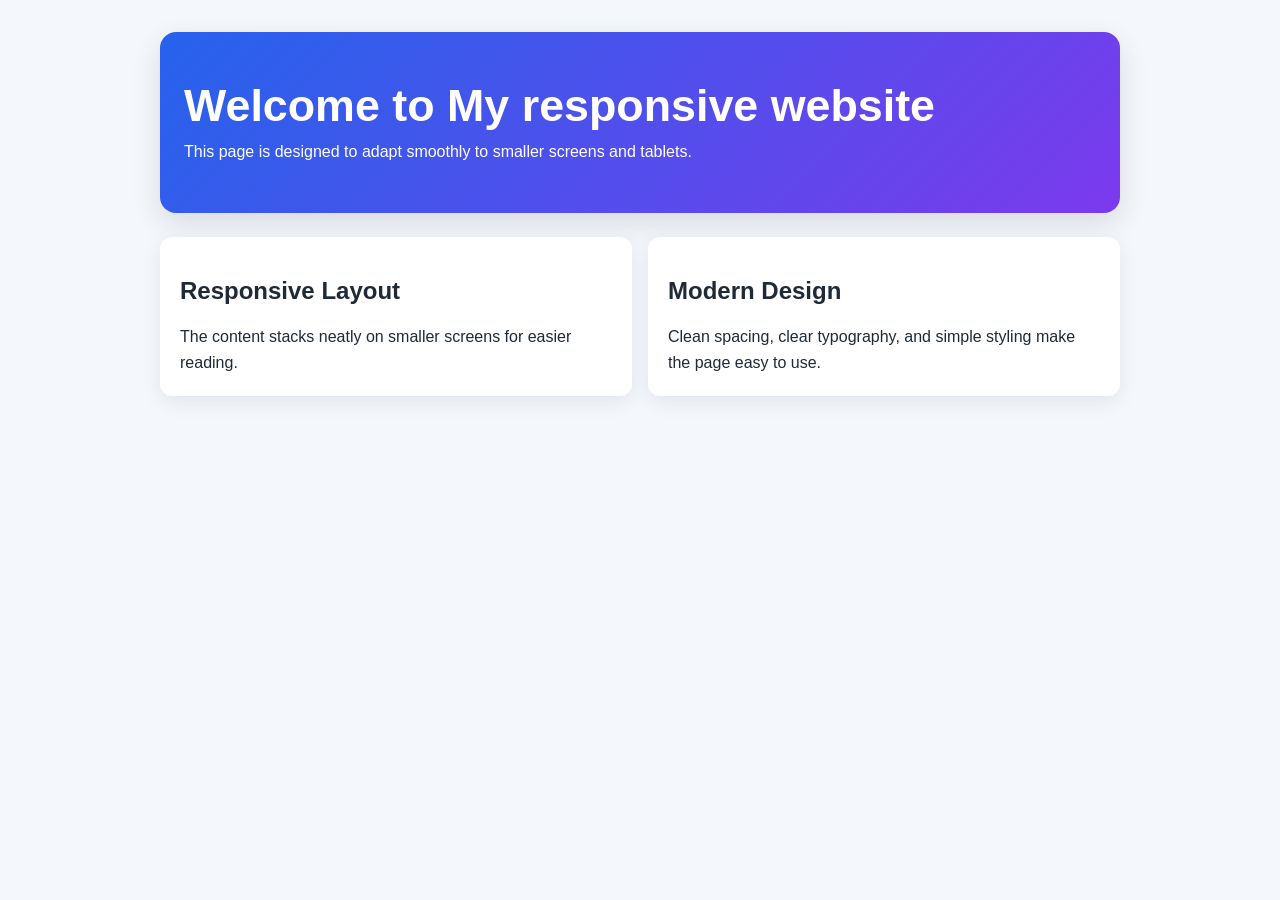
<file: Responsive-Website/index.html>
<!DOCTYPE html>
<html lang="en">
  <head>
    <meta charset="UTF-8" />
    <meta name="viewport" content="width=device-width, initial-scale=1.0" />
    <title>Responsive Website</title>
    <style>
      :root {
        color-scheme: light dark;
        font-family: Arial, Helvetica, sans-serif;
      }

      body {
        margin: 0;
        background: #f4f7fb;
        color: #1f2937;
      }

      .container {
        max-width: 960px;
        margin: 0 auto;
        padding: 2rem 1rem 4rem;
      }

      header {
        background: linear-gradient(135deg, #2563eb, #7c3aed);
        color: white;
        padding: 3rem 1.5rem;
        border-radius: 16px;
        box-shadow: 0 10px 30px rgba(0, 0, 0, 0.12);
      }

      h1 {
        margin: 0 0 0.5rem;
        font-size: clamp(1.8rem, 4vw, 2.8rem);
      }

      p {
        margin: 0;
        font-size: 1rem;
        line-height: 1.6;
      }

      .grid {
        display: grid;
        grid-template-columns: repeat(2, minmax(0, 1fr));
        gap: 1rem;
        margin-top: 1.5rem;
      }

      .card {
        background: white;
        padding: 1.25rem;
        border-radius: 12px;
        box-shadow: 0 6px 20px rgba(0, 0, 0, 0.08);
      }

      @media (max-width: 700px) {
        .grid {
          grid-template-columns: 1fr;
        }
      }
    </style>
  </head>
  <body>
    <div class="container">
      <header>
        <h1>Welcome to My responsive website</h1>
        <p>This page is designed to adapt smoothly to smaller screens and tablets.</p>
      </header>

      <section class="grid">
        <div class="card">
          <h2>Responsive Layout</h2>
          <p>The content stacks neatly on smaller screens for easier reading.</p>
        </div>
        <div class="card">
          <h2>Modern Design</h2>
          <p>Clean spacing, clear typography, and simple styling make the page easy to use.</p>
        </div>
      </section>
    </div>
  </body>
</html>
</file>
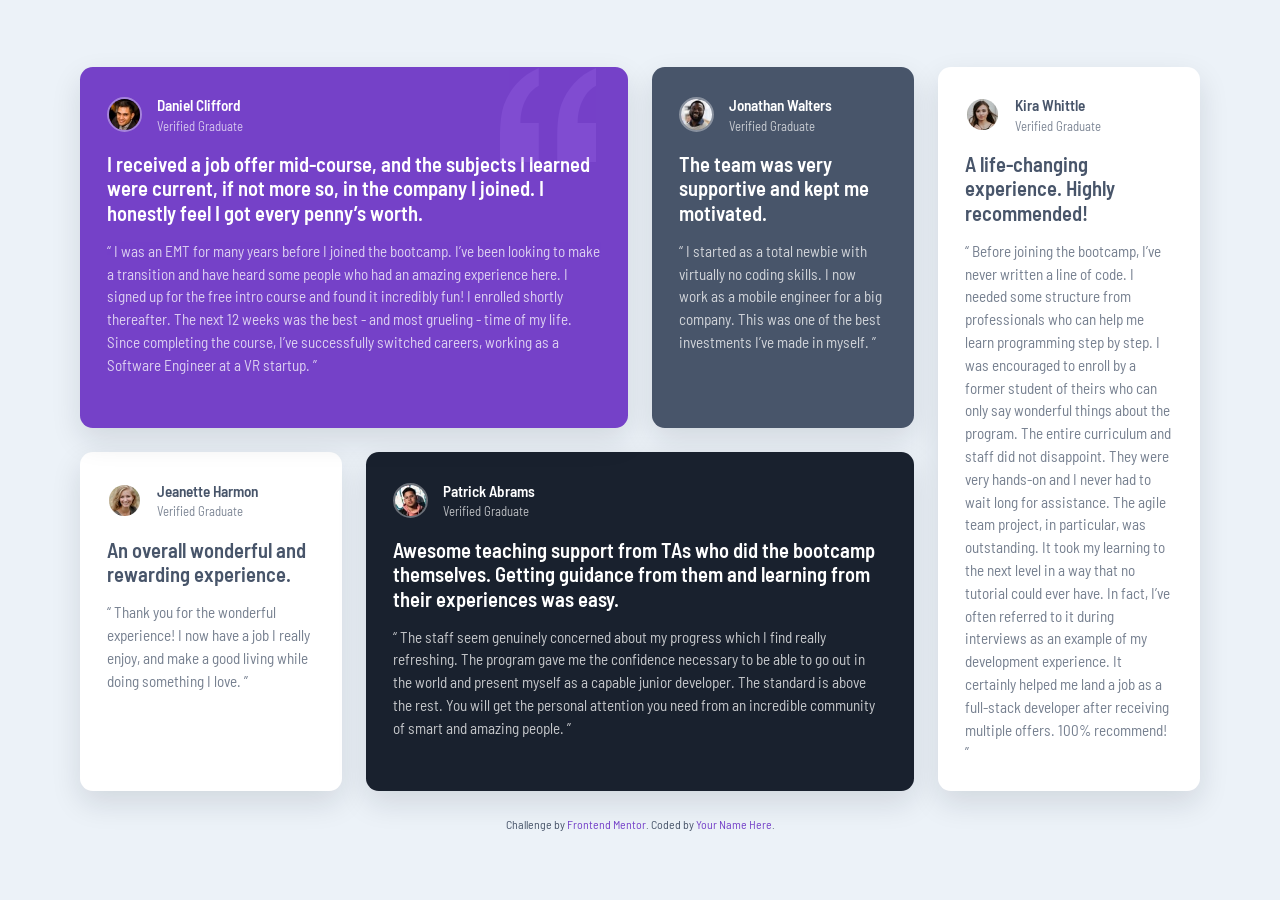
<file: testimonials-grid-section-main/index.html>
<!DOCTYPE html>
<html lang="en">
<head>
  <meta charset="UTF-8">
  <meta name="viewport" content="width=device-width, initial-scale=1.0">

  <link rel="preconnect" href="https://fonts.googleapis.com">
  <link rel="preconnect" href="https://fonts.gstatic.com" crossorigin>
  <link href="https://fonts.googleapis.com/css2?family=Barlow+Semi+Condensed:wght@500;600&display=swap" rel="stylesheet">
  <link rel="icon" type="image/png" sizes="32x32" href="./images/favicon-32x32.png">
  <link rel="stylesheet" href="styles.css">

  <title>Frontend Mentor | Testimonials Grid Section</title>
</head>
<body>
  <main class="page">
    <section class="testimonials-grid" aria-label="Testimonials">
      <article class="card card--1">
        <div class="card__profile">
          <img class="card__avatar" src="images/image-daniel.jpg" alt="Daniel Clifford">
          <div>
            <p class="card__name">Daniel Clifford</p>
            <p class="card__status">Verified Graduate</p>
          </div>
        </div>
        <h2 class="card__title">I received a job offer mid-course, and the subjects I learned were current, if not more so, in the company I joined. I honestly feel I got every penny’s worth.</h2>
        <p class="card__quote">“ I was an EMT for many years before I joined the bootcamp. I’ve been looking to make a transition and have heard some people who had an amazing experience here. I signed up for the free intro course and found it incredibly fun! I enrolled shortly thereafter. The next 12 weeks was the best - and most grueling - time of my life. Since completing the course, I’ve successfully switched careers, working as a Software Engineer at a VR startup. ”</p>
      </article>

      <article class="card card--2">
        <div class="card__profile">
          <img class="card__avatar" src="images/image-jonathan.jpg" alt="Jonathan Walters">
          <div>
            <p class="card__name">Jonathan Walters</p>
            <p class="card__status">Verified Graduate</p>
          </div>
        </div>
        <h2 class="card__title">The team was very supportive and kept me motivated.</h2>
        <p class="card__quote">“ I started as a total newbie with virtually no coding skills. I now work as a mobile engineer for a big company. This was one of the best investments I’ve made in myself. ”</p>
      </article>

      <article class="card card--3">
        <div class="card__profile">
          <img class="card__avatar" src="images/image-jeanette.jpg" alt="Jeanette Harmon">
          <div>
            <p class="card__name">Jeanette Harmon</p>
            <p class="card__status">Verified Graduate</p>
          </div>
        </div>
        <h2 class="card__title">An overall wonderful and rewarding experience.</h2>
        <p class="card__quote">“ Thank you for the wonderful experience! I now have a job I really enjoy, and make a good living while doing something I love. ”</p>
      </article>

      <article class="card card--4">
        <div class="card__profile">
          <img class="card__avatar" src="images/image-patrick.jpg" alt="Patrick Abrams">
          <div>
            <p class="card__name">Patrick Abrams</p>
            <p class="card__status">Verified Graduate</p>
          </div>
        </div>
        <h2 class="card__title">Awesome teaching support from TAs who did the bootcamp themselves. Getting guidance from them and learning from their experiences was easy.</h2>
        <p class="card__quote">“ The staff seem genuinely concerned about my progress which I find really refreshing. The program gave me the confidence necessary to be able to go out in the world and present myself as a capable junior developer. The standard is above the rest. You will get the personal attention you need from an incredible community of smart and amazing people. ”</p>
      </article>

      <article class="card card--5">
        <div class="card__profile">
          <img class="card__avatar" src="images/image-kira.jpg" alt="Kira Whittle">
          <div>
            <p class="card__name">Kira Whittle</p>
            <p class="card__status">Verified Graduate</p>
          </div>
        </div>
        <h2 class="card__title">A life-changing experience. Highly recommended!</h2>
        <p class="card__quote">“ Before joining the bootcamp, I’ve never written a line of code. I needed some structure from professionals who can help me learn programming step by step. I was encouraged to enroll by a former student of theirs who can only say wonderful things about the program. The entire curriculum and staff did not disappoint. They were very hands-on and I never had to wait long for assistance. The agile team project, in particular, was outstanding. It took my learning to the next level in a way that no tutorial could ever have. In fact, I’ve often referred to it during interviews as an example of my development experience. It certainly helped me land a job as a full-stack developer after receiving multiple offers. 100% recommend! ”</p>
      </article>
    </section>

    <footer class="attribution">
      Challenge by <a href="https://www.frontendmentor.io?ref=challenge">Frontend Mentor</a>.
      Coded by <a href="#">Your Name Here</a>.
    </footer>
  </main>
</body>
</html>
</file>
<file: testimonials-grid-section-main/styles.css>
:root {
  --purple-500: hsl(263, 55%, 52%);
  --purple-300: hsl(264, 82%, 80%);
  --dark-blue: hsl(219, 29%, 14%);
  --gray-500: hsl(217, 19%, 35%);
  --gray-200: hsl(0, 0%, 81%);
  --gray-100: hsl(210, 46%, 95%);
  --white: hsl(0, 0%, 100%);
}

* {
  box-sizing: border-box;
  margin: 0;
  padding: 0;
}

body {
  font-family: 'Barlow Semi Condensed', sans-serif;
  background: var(--gray-100);
  color: var(--dark-blue);
  min-height: 100vh;
  display: grid;
  place-items: center;
  padding: 2rem 1.5rem;
  line-height: 1.5;
}

img {
  display: block;
  max-width: 100%;
}

.page {
  width: min(100%, 1120px);
}

.testimonials-grid {
  display: grid;
  gap: 1.5rem;
  grid-template-columns: repeat(4, minmax(0, 1fr));
}

.card {
  border-radius: 0.8rem;
  padding: 1.7rem;
  box-shadow: 0 12px 30px rgba(17, 24, 39, 0.12);
}

.card__profile {
  display: flex;
  align-items: center;
  gap: 0.9rem;
  margin-bottom: 1rem;
}

.card__avatar {
  width: 2.2rem;
  height: 2.2rem;
  border-radius: 50%;
  border: 2px solid rgba(255, 255, 255, 0.35);
}

.card__name {
  font-size: 0.95rem;
  font-weight: 600;
}

.card__status {
  font-size: 0.8rem;
  opacity: 0.7;
}

.card__title {
  font-size: 1.28rem;
  font-weight: 600;
  margin-bottom: 0.9rem;
  line-height: 1.2;
}

.card__quote {
  font-size: 0.95rem;
  opacity: 0.75;
}

.card--1 {
  background: var(--purple-500);
  color: var(--white);
  grid-column: 1 / 3;
  position: relative;
  overflow: hidden;
}

.card--1::before {
  content: "";
  position: absolute;
  top: 0;
  right: 2rem;
  width: 6rem;
  height: 6rem;
  background: url('images/bg-pattern-quotation.svg') no-repeat center/contain;
  opacity: 0.22;
}

.card--2 {
  background: var(--gray-500);
  color: var(--white);
  grid-column: 3 / 4;
}

.card--3 {
  background: var(--white);
  color: var(--gray-500);
  grid-column: 1 / 2;
  grid-row: 2 / 3;
}

.card--4 {
  background: var(--dark-blue);
  color: var(--white);
  grid-column: 2 / 4;
  grid-row: 2 / 3;
}

.card--5 {
  background: var(--white);
  color: var(--gray-500);
  grid-column: 4 / 5;
  grid-row: 1 / 3;
}

.attribution {
  margin-top: 1.5rem;
  text-align: center;
  font-size: 0.75rem;
  color: var(--gray-500);
}

.attribution a {
  color: var(--purple-500);
  text-decoration: none;
}

@media (max-width: 800px) {
  .testimonials-grid {
    grid-template-columns: 1fr;
  }

  .card--1,
  .card--2,
  .card--3,
  .card--4,
  .card--5 {
    grid-column: auto;
    grid-row: auto;
  }
}
</file>
